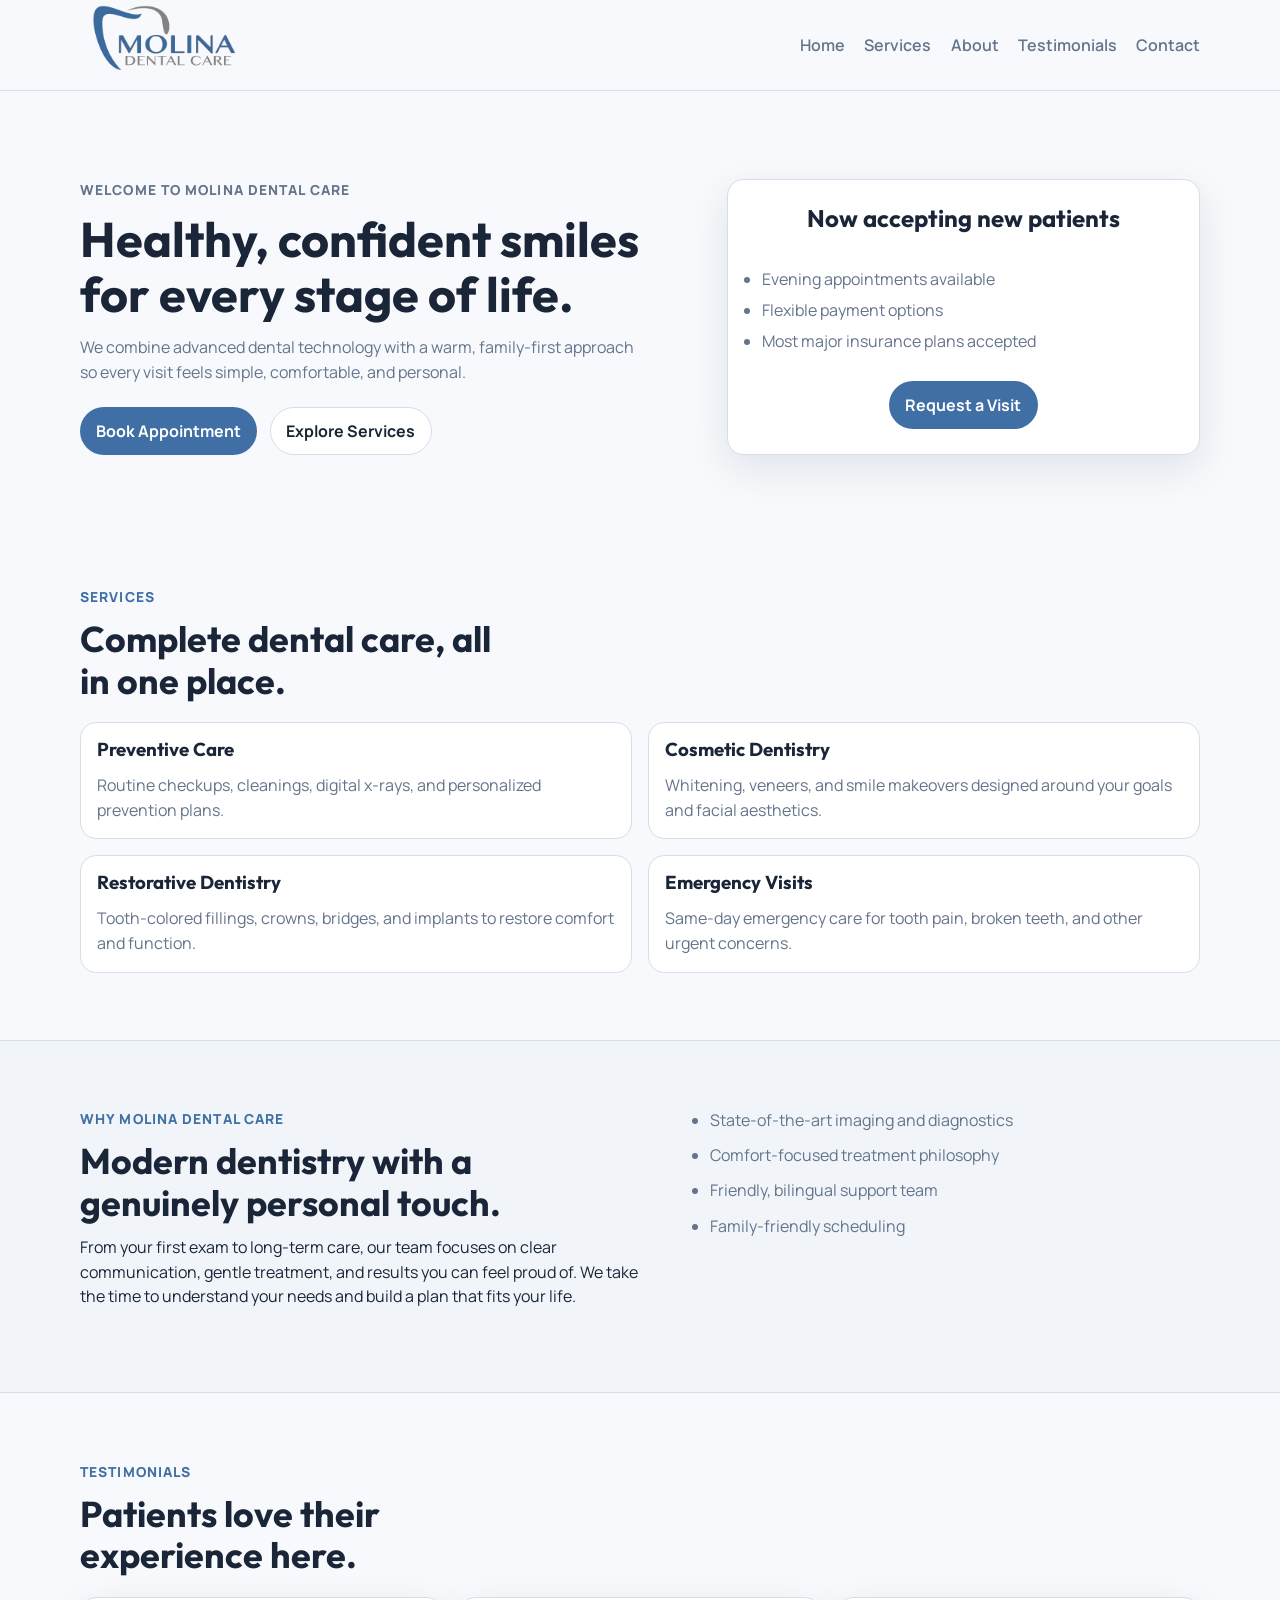
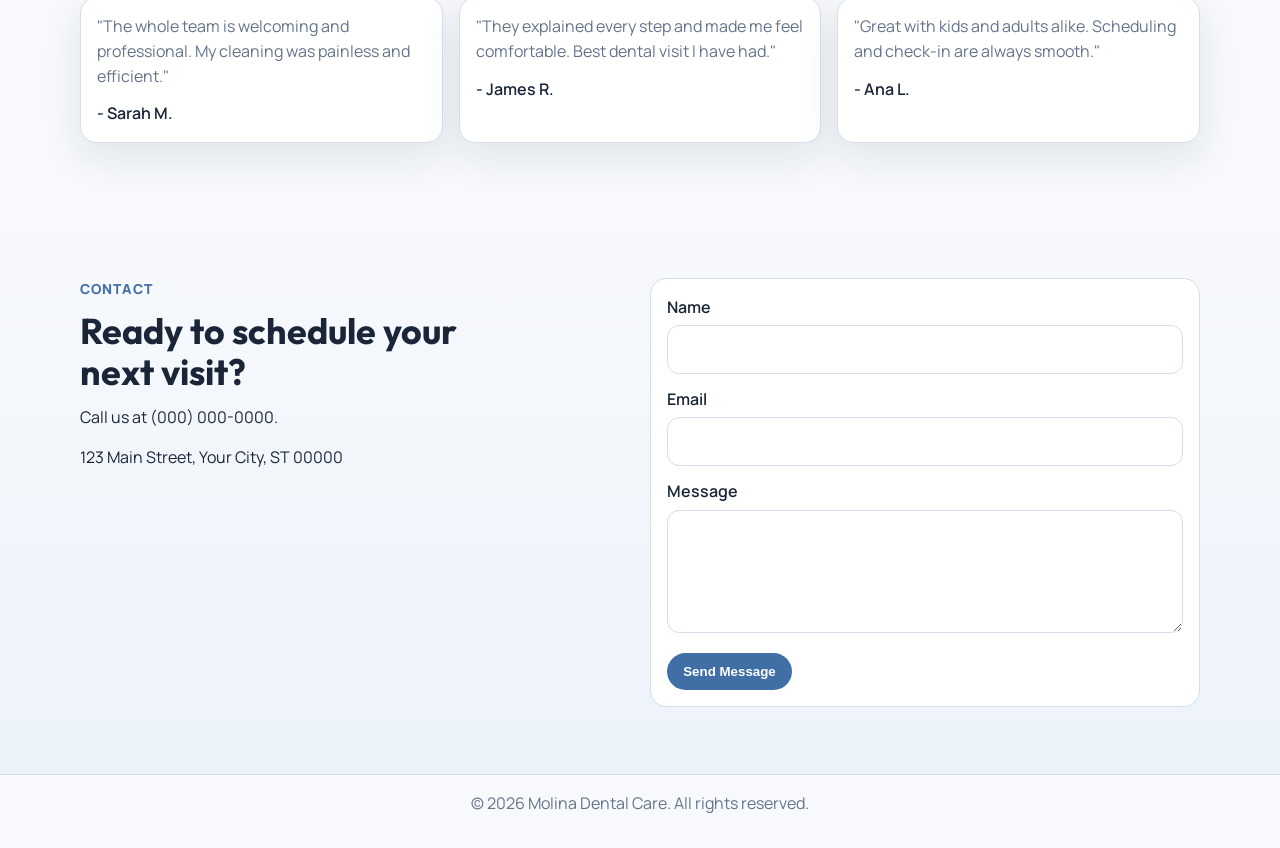
<file: index.html>
<!doctype html>
<html lang="en">
  <head>
    <meta charset="UTF-8" />
    <meta name="viewport" content="width=device-width, initial-scale=1.0" />
    <title>Molina Dental Care | Modern Family Dentistry</title>
    <link rel="icon" type="image/jpeg" href="./assets/favicon.png" />
    <meta
      name="description"
      content="Molina Dental Care provides modern, compassionate dental care for families, kids, and adults."
    />
    <link rel="preconnect" href="https://fonts.googleapis.com" />
    <link rel="preconnect" href="https://fonts.gstatic.com" crossorigin />
    <link
      href="https://fonts.googleapis.com/css2?family=Outfit:wght@400;500;600;700;800&family=Manrope:wght@400;500;600&display=swap"
      rel="stylesheet"
    />
    <link rel="stylesheet" href="./styles.css" />
  </head>
  <body>
    <header class="site-header">
      <div class="container nav-wrap">
        <a class="brand" href="#top" aria-label="Molina Dental Care Home">
          <img src="./assets/logo-cropped.png" alt="Molina Dental Care logo" />
        </a>
        <nav class="desktop-nav">
          <a href="#top">Home</a>
          <a href="./services/index.html">Services</a>
          <a href="#about">About</a>
          <a href="#testimonials">Testimonials</a>
          <a href="#contact">Contact</a>
        </nav>
        <button class="menu-toggle" aria-label="Open menu" aria-expanded="false">
          <span></span>
          <span></span>
          <span></span>
        </button>
      </div>
      <nav class="mobile-nav" aria-hidden="true">
        <a href="#top">Home</a>
        <a href="./services/index.html">Services</a>
        <a href="#about">About</a>
        <a href="#testimonials">Testimonials</a>
        <a href="#contact">Contact</a>
      </nav>
    </header>

    <main id="top">
      <section class="hero">
        <div class="container hero-grid">
          <div class="hero-copy">
            <p class="eyebrow">Welcome to Molina Dental Care</p>
            <h1>Healthy, confident smiles for every stage of life.</h1>
            <p>
              We combine advanced dental technology with a warm, family-first
              approach so every visit feels simple, comfortable, and personal.
            </p>
            <div class="hero-actions">
              <a class="btn btn-primary" href="#contact">Book Appointment</a>
              <a class="btn btn-secondary" href="#services">Explore Services</a>
            </div>
          </div>
          <div class="hero-card">
            <h2>Now accepting new patients</h2>
            <ul>
              <li>Evening appointments available</li>
              <li>Flexible payment options</li>
              <li>Most major insurance plans accepted</li>
            </ul>
            <a class="btn btn-primary" href="#contact">Request a Visit</a>
          </div>
        </div>
      </section>

      <section id="services" class="section">
        <div class="container">
          <p class="section-eyebrow">Services</p>
          <h2>Complete dental care, all in one place.</h2>
          <div class="service-grid">
            <article class="service-card">
              <h3>Preventive Care</h3>
              <p>
                Routine checkups, cleanings, digital x-rays, and personalized
                prevention plans.
              </p>
            </article>
            <article class="service-card">
              <h3>Cosmetic Dentistry</h3>
              <p>
                Whitening, veneers, and smile makeovers designed around your
                goals and facial aesthetics.
              </p>
            </article>
            <article class="service-card">
              <h3>Restorative Dentistry</h3>
              <p>
                Tooth-colored fillings, crowns, bridges, and implants to
                restore comfort and function.
              </p>
            </article>
            <article class="service-card">
              <h3>Emergency Visits</h3>
              <p>
                Same-day emergency care for tooth pain, broken teeth, and other
                urgent concerns.
              </p>
            </article>
          </div>
        </div>
      </section>

      <section id="about" class="section section-muted">
        <div class="container split">
          <div>
            <p class="section-eyebrow">Why Molina Dental Care</p>
            <h2>Modern dentistry with a genuinely personal touch.</h2>
            <p>
              From your first exam to long-term care, our team focuses on clear
              communication, gentle treatment, and results you can feel proud
              of. We take the time to understand your needs and build a plan
              that fits your life.
            </p>
          </div>
          <ul class="feature-list">
            <li>State-of-the-art imaging and diagnostics</li>
            <li>Comfort-focused treatment philosophy</li>
            <li>Friendly, bilingual support team</li>
            <li>Family-friendly scheduling</li>
          </ul>
        </div>
      </section>

      <section id="testimonials" class="section">
        <div class="container">
          <p class="section-eyebrow">Testimonials</p>
          <h2>Patients love their experience here.</h2>
          <div class="testimonial-grid">
            <blockquote>
              "The whole team is welcoming and professional. My cleaning was
              painless and efficient."
              <cite>- Sarah M.</cite>
            </blockquote>
            <blockquote>
              "They explained every step and made me feel comfortable. Best
              dental visit I have had."
              <cite>- James R.</cite>
            </blockquote>
            <blockquote>
              "Great with kids and adults alike. Scheduling and check-in are
              always smooth."
              <cite>- Ana L.</cite>
            </blockquote>
          </div>
        </div>
      </section>

      <section id="contact" class="section section-accent">
        <div class="container contact-wrap">
          <div>
            <p class="section-eyebrow">Contact</p>
            <h2>Ready to schedule your next visit?</h2>
            <p>Call us at <a href="tel:+10000000000">(000) 000-0000</a>.</p>
            <p>123 Main Street, Your City, ST 00000</p>
          </div>
          <form class="contact-form" action="#" method="post">
            <label>
              Name
              <input type="text" name="name" required />
            </label>
            <label>
              Email
              <input type="email" name="email" required />
            </label>
            <label>
              Message
              <textarea name="message" rows="4" required></textarea>
            </label>
            <button class="btn btn-primary" type="submit">Send Message</button>
          </form>
        </div>
      </section>
    </main>

    <footer class="site-footer">
      <div class="container footer-wrap">
        <p>&copy; <span id="year"></span> Molina Dental Care. All rights reserved.</p>
      </div>
    </footer>

    <script src="./script.js"></script>
  </body>
</html>
</file>
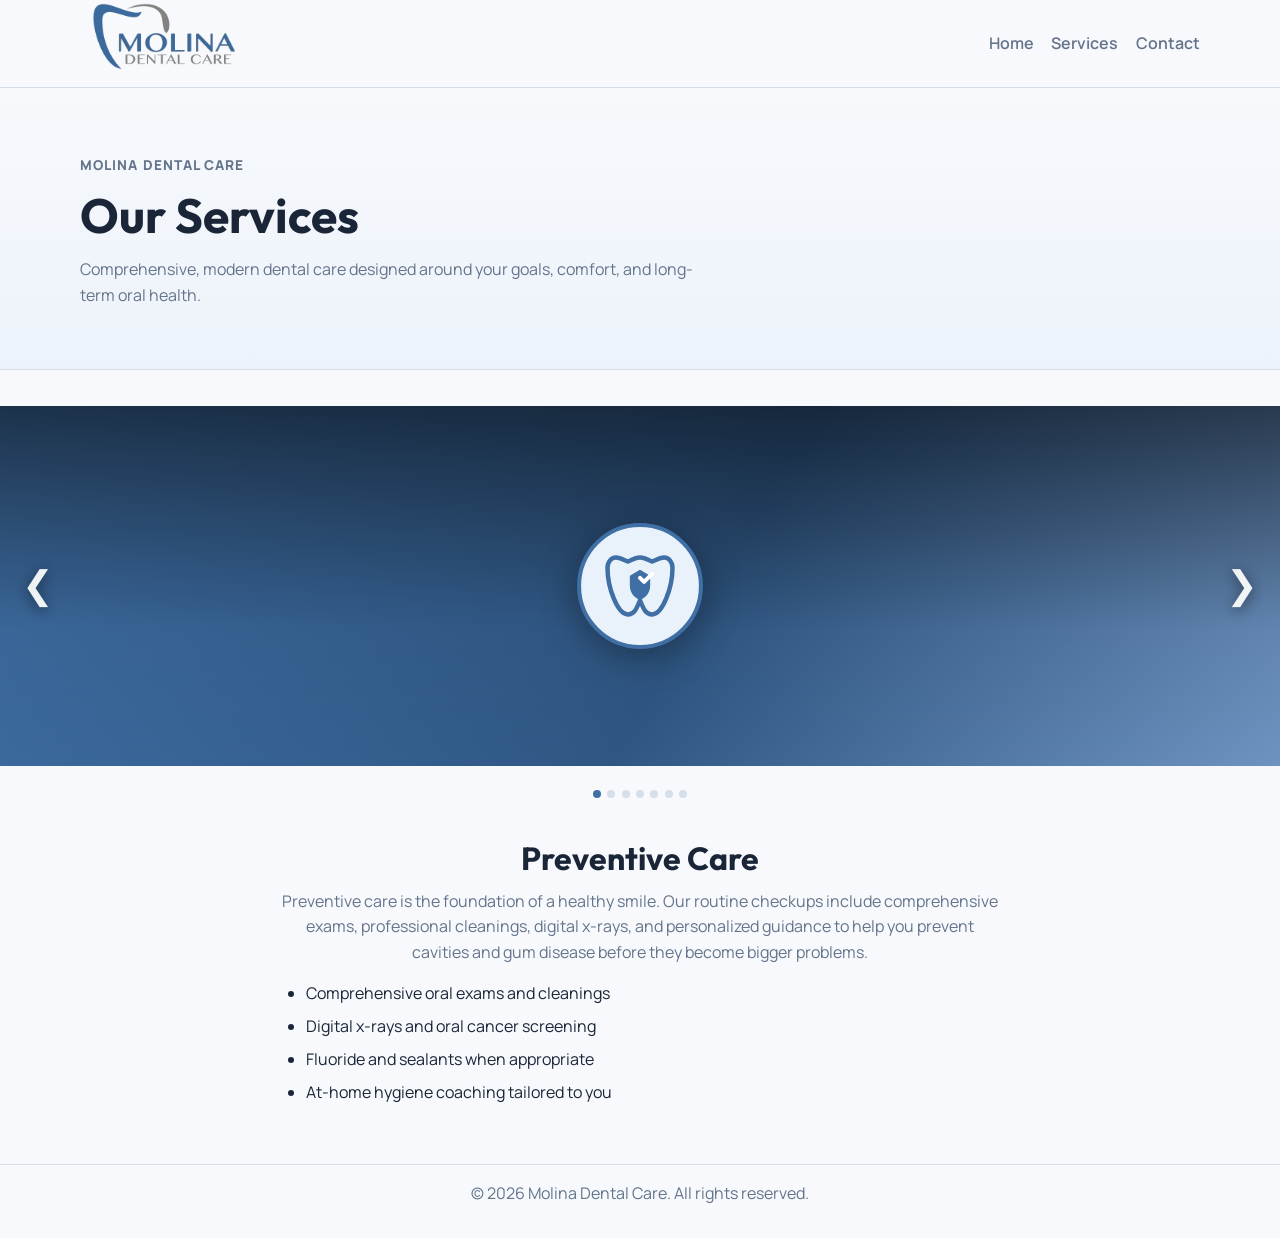
<file: services/index.html>
<!doctype html>
<html lang="en">
  <head>
    <meta charset="UTF-8" />
    <meta name="viewport" content="width=device-width, initial-scale=1.0" />
    <title>Services | Molina Dental Care</title>
    <meta
      name="description"
      content="Explore Molina Dental Care services including preventive, cosmetic, restorative, emergency, implants, and pediatric dentistry."
    />
    <link rel="icon" type="image/jpeg" href="../assets/favicon.jpg" />
    <link rel="preconnect" href="https://fonts.googleapis.com" />
    <link rel="preconnect" href="https://fonts.gstatic.com" crossorigin />
    <link
      href="https://fonts.googleapis.com/css2?family=Outfit:wght@500;600;700;800&family=Manrope:wght@400;500;600&display=swap"
      rel="stylesheet"
    />
    <link rel="stylesheet" href="./styles.css" />
  </head>
  <body>
    <header class="site-header">
      <div class="container nav-wrap">
        <a class="brand" href="../index.html" aria-label="Molina Dental Care Home">
          <img src="../assets/logo-cropped.png" alt="Molina Dental Care logo" />
        </a>
        <nav>
          <a href="../index.html">Home</a>
          <a href="#services">Services</a>
          <a href="../index.html#contact">Contact</a>
        </nav>
      </div>
    </header>

    <main>
      <section class="hero">
        <div class="container">
          <p class="eyebrow">Molina Dental Care</p>
          <h1>Our Services</h1>
          <p>
            Comprehensive, modern dental care designed around your goals, comfort,
            and long-term oral health.
          </p>
        </div>
      </section>

      <section id="services" class="services-section">
        <div class="services-carousel" data-carousel>
            <button type="button" class="carousel-arrow carousel-arrow--prev" data-prev aria-label="Previous service">
              &#10094;
            </button>
            <button type="button" class="carousel-arrow carousel-arrow--next" data-next aria-label="Next service">
              &#10095;
            </button>
            <article class="service-card carousel-slide is-active" data-slide id="preventive-care">
              <div class="service-media service-media--preventive">
                <img class="service-icon-overlay" src="../assets/icons/preventive.svg" alt="" aria-hidden="true" />
              </div>
              <div class="container service-copy">
                <div class="service-header-slot"></div>
                <h2 class="service-title">Preventive Care</h2>
                <p>
                  Preventive care is the foundation of a healthy smile. Our routine
                  checkups include comprehensive exams, professional cleanings, digital
                  x-rays, and personalized guidance to help you prevent cavities and gum
                  disease before they become bigger problems.
                </p>
                <ul>
                  <li>Comprehensive oral exams and cleanings</li>
                  <li>Digital x-rays and oral cancer screening</li>
                  <li>Fluoride and sealants when appropriate</li>
                  <li>At-home hygiene coaching tailored to you</li>
                </ul>
              </div>
            </article>

            <article class="service-card carousel-slide" data-slide id="cosmetic-dentistry">
              <div class="service-media service-media--cosmetic">
                <img class="service-icon-overlay" src="../assets/icons/cosmetic.svg" alt="" aria-hidden="true" />
              </div>
              <div class="container service-copy">
                <div class="service-header-slot"></div>
                <h2 class="service-title">Cosmetic Dentistry</h2>
                <p>
                  If you want to improve the look of your smile, we offer cosmetic
                  solutions that balance natural aesthetics with long-term function.
                  Every treatment plan is customized to your face, bite, and preferences.
                </p>
                <ul>
                  <li>Professional teeth whitening</li>
                  <li>Porcelain veneers and bonding</li>
                  <li>Smile design consultations</li>
                  <li>Subtle enhancements with natural results</li>
                </ul>
              </div>
            </article>

            <article class="service-card carousel-slide" data-slide id="restorative-dentistry">
              <div class="service-media service-media--restorative">
                <img class="service-icon-overlay" src="../assets/icons/restorative.svg" alt="" aria-hidden="true" />
              </div>
              <div class="container service-copy">
                <div class="service-header-slot"></div>
                <h2 class="service-title">Restorative Dentistry</h2>
                <p>
                  When teeth are damaged, decayed, or missing, restorative treatment can
                  bring your smile back to full strength. We focus on durable,
                  tooth-colored materials and precise fit for comfort and confidence.
                </p>
                <ul>
                  <li>Tooth-colored fillings</li>
                  <li>Crowns and bridges</li>
                  <li>Dentures and partial dentures</li>
                  <li>Treatment planning for bite stability</li>
                </ul>
              </div>
            </article>

            <article class="service-card carousel-slide" data-slide id="emergency-visits">
              <div class="service-media service-media--emergency">
                <img class="service-icon-overlay" src="../assets/icons/emergency.svg" alt="" aria-hidden="true" />
              </div>
              <div class="container service-copy">
                <div class="service-header-slot"></div>
                <h2 class="service-title">Emergency Visits</h2>
                <p>
                  Dental emergencies can happen suddenly. Whether you have severe pain, a
                  broken tooth, swelling, or trauma, we provide prompt evaluation and
                  relief-focused treatment to protect your oral health.
                </p>
                <ul>
                  <li>Same-day emergency appointments when available</li>
                  <li>Tooth pain and infection management</li>
                  <li>Broken, chipped, or knocked-out tooth care</li>
                  <li>Clear next steps for recovery and follow-up</li>
                </ul>
              </div>
            </article>

            <article class="service-card carousel-slide" data-slide id="dental-implants">
              <div class="service-media service-media--implants">
                <img class="service-icon-overlay" src="../assets/icons/implants.svg" alt="" aria-hidden="true" />
              </div>
              <div class="container service-copy">
                <div class="service-header-slot"></div>
                <h2 class="service-title">Dental Implants</h2>
                <p>
                  Implants are a stable, long-lasting solution for replacing missing
                  teeth. We coordinate a step-by-step process from planning and placement
                  to final restoration so your result feels secure and natural.
                </p>
                <ul>
                  <li>Implant consultation and digital planning</li>
                  <li>Single-tooth and multi-tooth replacement options</li>
                  <li>Implant-supported crowns and bridges</li>
                  <li>Guidance on healing, maintenance, and long-term care</li>
                </ul>
              </div>
            </article>

            <article class="service-card carousel-slide" data-slide id="pediatric-dentistry">
              <div class="service-media service-media--pediatrics">
                <img class="service-icon-overlay" src="../assets/icons/pediatrics.svg" alt="" aria-hidden="true" />
              </div>
              <div class="container service-copy">
                <div class="service-header-slot"></div>
                <h2 class="service-title">Pediatric Dentistry</h2>
                <p>
                  We provide gentle, family-friendly care for children and teens in a
                  calm environment that builds trust. Our goal is to help young patients
                  develop healthy habits and positive dental experiences early on.
                </p>
                <ul>
                  <li>Kid-friendly preventive exams and cleanings</li>
                  <li>Growth and development monitoring</li>
                  <li>Education for children and parents</li>
                  <li>Comfort-focused visits for anxious patients</li>
                </ul>
              </div>
            </article>

            <article class="service-card carousel-slide" data-slide id="orthodontics">
              <div class="service-media service-media--orthodontics">
                <img class="service-icon-overlay" src="../assets/icons/orthodontics.svg" alt="" aria-hidden="true" />
              </div>
              <div class="container service-copy">
                <div class="service-header-slot"></div>
                <h2 class="service-title">Orthodontics</h2>
                <p>
                  Orthodontic treatment can improve alignment, bite function, and smile
                  confidence at any age. We offer guidance for both traditional braces
                  and clear aligner options like Invisalign based on your goals and case.
                </p>
                <ul>
                  <li>Orthodontic consultations and bite evaluation</li>
                  <li>Traditional braces referral/co-management options</li>
                  <li>Clear aligner planning for discreet treatment</li>
                  <li>Retention and follow-up to protect your results</li>
                </ul>
              </div>
            </article>
        </div>
        <div class="container carousel-controls" id="carousel-controls">
            <div class="carousel-dots" data-dots></div>
        </div>
      </section>
    </main>

    <footer class="site-footer">
      <div class="container">
        <p>&copy; <span id="year"></span> Molina Dental Care. All rights reserved.</p>
      </div>
    </footer>

    <script src="./script.js"></script>
  </body>
</html>
</file>
<file: styles.css>
:root {
  --bg: #f7f9fc;
  --surface: #ffffff;
  --text: #1a2638;
  --muted: #64748b;
  --primary: #3f6fa5;
  --primary-dark: #2f5784;
  --accent: #8a8a8a;
  --line: #d6dee8;
  --radius: 16px;
  --shadow: 0 14px 38px rgba(20, 36, 61, 0.1);
}

* {
  box-sizing: border-box;
}

html {
  scroll-behavior: smooth;
}

body {
  margin: 0;
  font-family: "Manrope", sans-serif;
  color: var(--text);
  background: var(--bg);
  line-height: 1.55;
}

h1,
h2,
h3 {
  margin: 0 0 0.75rem;
  line-height: 1.15;
  font-family: "Outfit", sans-serif;
}

p {
  margin: 0 0 1rem;
}

a {
  color: inherit;
  text-decoration: none;
}

.container {
  width: min(1120px, 92vw);
  margin: 0 auto;
}

.site-header {
  position: sticky;
  top: 0;
  z-index: 30;
  background: rgba(247, 249, 252, 0.92);
  border-bottom: 1px solid var(--line);
  backdrop-filter: blur(8px);
}

.nav-wrap {
  display: flex;
  align-items: center;
  justify-content: space-between;
  height: 90px;
  min-height: 68px;
  gap: 1rem;
}

.brand {
  display: flex;
  align-items: center;
  height: 68px;
}

.brand img {
  width: 162px;
  max-width: 30.6vw;
  display: block;
  height: auto;
}

.desktop-nav {
  display: flex;
  gap: 1.2rem;
}

.desktop-nav a {
  color: var(--muted);
  font-weight: 600;
}

.desktop-nav a:hover {
  color: var(--primary);
}

.menu-toggle {
  display: none;
  border: 0;
  background: transparent;
  padding: 0.2rem;
  cursor: pointer;
}

.menu-toggle span {
  display: block;
  width: 24px;
  height: 2px;
  margin: 5px 0;
  border-radius: 4px;
  background: var(--text);
}

.mobile-nav {
  display: none;
  flex-direction: column;
  gap: 0.7rem;
  padding: 0 4vw 1rem;
}

.mobile-nav a {
  color: var(--muted);
  font-weight: 600;
}

.hero {
  padding: 5.5rem 0 4rem;
}

.hero-grid {
  display: grid;
  grid-template-columns: 1.3fr 1fr;
  gap: 2rem;
  align-items: stretch;
}

.eyebrow,
.section-eyebrow {
  font-size: 0.86rem;
  letter-spacing: 0.08em;
  text-transform: uppercase;
  font-weight: 800;
  color: var(--primary);
  margin-bottom: 0.7rem;
}

.hero h1 {
  font-size: clamp(2rem, 3.8vw, 3.35rem);
  max-width: 18ch;
}

.hero-copy p {
  color: var(--muted);
  max-width: 56ch;
}

.hero-actions {
  display: flex;
  flex-wrap: wrap;
  gap: 0.8rem;
  margin-top: 1.4rem;
}

.btn {
  display: inline-flex;
  align-items: center;
  justify-content: center;
  border-radius: 999px;
  padding: 0.64rem 0.95rem;
  font-weight: 700;
  border: 1px solid transparent;
}

.btn-primary {
  color: #fff;
  background: var(--primary);
}

.btn-primary:hover {
  background: var(--primary-dark);
}

.btn-secondary {
  border-color: var(--line);
  color: var(--text);
  background: var(--surface);
}

.hero-card {
  background: var(--surface);
  border: 1px solid var(--line);
  border-radius: var(--radius);
  box-shadow: var(--shadow);
  padding: 1.3rem;
  display: flex;
  flex-direction: column;
  justify-content: center;
  align-items: center;
  text-align: center;
}

.hero-card ul {
  margin: 1rem 0 1.3rem;
  padding-left: 1.1rem;
  list-style-position: outside;
  text-align: left;
  align-self: stretch;
  margin-left: -0.3rem;
  color: var(--muted);
}

.hero-card li {
  margin: 0.4rem 0;
}

.section {
  padding: 4.2rem 0;
}

.section h2 {
  font-size: clamp(1.6rem, 2.8vw, 2.4rem);
  max-width: 18ch;
}

.service-grid {
  margin-top: 1.35rem;
  display: grid;
  grid-template-columns: repeat(2, minmax(0, 1fr));
  gap: 1rem;
}

.service-card {
  border: 1px solid var(--line);
  border-radius: var(--radius);
  background: var(--surface);
  padding: 1rem;
}

.service-card h3 {
  margin-top: 0;
}

.service-card p {
  color: var(--muted);
  margin: 0;
}

.section-muted {
  background: #f1f5fa;
  border-top: 1px solid var(--line);
  border-bottom: 1px solid var(--line);
}

.split {
  display: grid;
  grid-template-columns: 1.15fr 1fr;
  gap: 2rem;
  align-items: start;
}

.feature-list {
  margin: 0;
  padding-left: 1rem;
  color: var(--muted);
}

.feature-list li {
  margin-bottom: 0.65rem;
}

.testimonial-grid {
  margin-top: 1.35rem;
  display: grid;
  grid-template-columns: repeat(3, minmax(0, 1fr));
  gap: 1rem;
}

blockquote {
  margin: 0;
  border: 1px solid var(--line);
  background: var(--surface);
  border-radius: var(--radius);
  padding: 1rem;
  box-shadow: var(--shadow);
  color: var(--muted);
}

cite {
  display: block;
  margin-top: 0.8rem;
  color: var(--text);
  font-style: normal;
  font-weight: 600;
}

.section-accent {
  background: linear-gradient(180deg, #f7f9fc 0%, #edf3fb 100%);
}

.contact-wrap {
  display: grid;
  grid-template-columns: 1fr 1fr;
  gap: 1.25rem;
  align-items: start;
}

.contact-form {
  background: var(--surface);
  border: 1px solid var(--line);
  border-radius: var(--radius);
  padding: 1rem;
}

.contact-form label {
  display: block;
  font-weight: 600;
  margin-bottom: 0.8rem;
}

input,
textarea {
  width: 100%;
  margin-top: 0.35rem;
  border: 1px solid var(--line);
  border-radius: 12px;
  padding: 0.7rem 0.75rem;
  font: inherit;
}

.site-footer {
  border-top: 1px solid var(--line);
  padding: 1rem 0;
  color: var(--muted);
  text-align: center;
}

@media (max-width: 900px) {
  .hero-grid,
  .split,
  .contact-wrap,
  .testimonial-grid {
    grid-template-columns: 1fr;
  }

  .service-grid {
    grid-template-columns: 1fr;
  }
}

@media (max-width: 760px) {
  .desktop-nav {
    display: none;
  }

  .menu-toggle {
    display: inline-block;
  }

  .mobile-nav.open {
    display: flex;
  }

  .hero {
    padding-top: 4.2rem;
  }
}
</file>
<file: services/styles.css>
:root {
  --bg: #f7f9fc;
  --surface: #ffffff;
  --text: #1a2638;
  --muted: #64748b;
  --primary: #3f6fa5;
  --primary-dark: #2f5784;
  --line: #d6dee8;
  --radius: 16px;
  --shadow: 0 14px 38px rgba(20, 36, 61, 0.1);
}

* {
  box-sizing: border-box;
}

body {
  margin: 0;
  background: var(--bg);
  color: var(--text);
  font-family: "Manrope", sans-serif;
  line-height: 1.6;
}

h1,
h2 {
  font-family: "Outfit", sans-serif;
  line-height: 1.2;
  margin: 0 0 0.8rem;
}

p {
  margin: 0 0 1rem;
}

a {
  color: inherit;
  text-decoration: none;
}

.container {
  width: min(1120px, 92vw);
  margin: 0 auto;
}

.site-header {
  position: sticky;
  top: 0;
  z-index: 30;
  background: rgba(247, 249, 252, 0.92);
  border-bottom: 1px solid var(--line);
  backdrop-filter: blur(8px);
}

.nav-wrap {
  min-height: 72px;
  display: flex;
  align-items: center;
  justify-content: space-between;
  gap: 1rem;
}

.brand img {
  width: 162px;
  max-width: 30.6vw;
  display: block;
}

nav {
  display: flex;
  align-items: center;
  gap: 1.1rem;
}

nav a {
  font-weight: 600;
  color: var(--muted);
}

nav a:hover {
  color: var(--primary);
}

.hero {
  padding: 4.2rem 0 2.8rem;
  border-bottom: 1px solid var(--line);
  background: linear-gradient(180deg, #f7f9fc 0%, #edf3fb 100%);
}

.eyebrow {
  text-transform: uppercase;
  letter-spacing: 0.08em;
  font-size: 0.85rem;
  font-weight: 800;
  color: var(--primary);
  margin-bottom: 0.65rem;
}

.hero h1 {
  font-size: clamp(2rem, 4vw, 3rem);
}

.hero p {
  max-width: 62ch;
  color: var(--muted);
}

.services-section {
  padding: 2.2rem 0 3.2rem;
}

.services-carousel {
  width: 100%;
  position: relative;
}

.service-card {
  background: transparent;
  border: 0;
  border-radius: 0;
  padding: 0;
  box-shadow: none;
}

.service-card h2 {
  font-size: clamp(1.5rem, 3.4vw, 2rem);
  margin: 0 0 0.7rem;
}

.service-title {
  margin: 0.2rem 0 0.7rem;
}

.carousel-slide {
  display: none;
}

.carousel-slide.is-active {
  display: block;
  animation: fadeIn 0.4s ease;
}

.service-media {
  width: 100%;
  min-height: clamp(210px, 38vw, 360px);
  position: relative;
  overflow: hidden;
  display: grid;
  place-items: center;
  background-size: cover;
  background-position: center;
}

.service-media::before {
  content: "";
  position: absolute;
  inset: 0;
  background: linear-gradient(180deg, rgba(0, 0, 0, 0.55) 0%, rgba(0, 0, 0, 0.05) 62%, rgba(0, 0, 0, 0) 100%);
}

.service-media--preventive {
  background-image: linear-gradient(120deg, #3f6fa5 0%, #2f5784 55%, #6e93c0 100%);
}

.service-media--cosmetic {
  background-image: linear-gradient(120deg, #5e7fa7 0%, #48678d 50%, #8da6c2 100%);
}

.service-media--restorative {
  background-image: linear-gradient(120deg, #45668f 0%, #2f5784 50%, #7a97ba 100%);
}

.service-media--emergency {
  background-image: linear-gradient(120deg, #3a567b 0%, #304e73 50%, #6d88a7 100%);
}

.service-media--implants {
  background-image: linear-gradient(120deg, #516c92 0%, #3b5b82 48%, #90a6c0 100%);
}

.service-media--pediatrics {
  background-image: linear-gradient(120deg, #5878a2 0%, #3f6fa5 45%, #8fb1d5 100%);
}

.service-media--orthodontics {
  background-image: linear-gradient(120deg, #4f709b 0%, #3f6fa5 48%, #9ab3ce 100%);
}

.service-icon-overlay {
  width: clamp(94px, 13vw, 130px);
  height: clamp(94px, 13vw, 130px);
  display: block;
  position: relative;
  z-index: 1;
  filter: drop-shadow(0 8px 18px rgba(0, 0, 0, 0.35));
}

.service-copy {
  padding-top: 1.5rem;
  text-align: center;
}

.service-header-slot {
  min-height: 2.4rem;
  margin-bottom: 0.7rem;
}

.service-card p {
  color: var(--muted);
  max-width: 72ch;
  margin: 0 auto 1rem;
}

.service-card ul {
  margin: 0.8rem auto 0;
  max-width: 44rem;
  padding-left: 1.15rem;
  text-align: left;
}

.service-card li {
  margin: 0.45rem 0;
}

.carousel-controls {
  display: flex;
  align-items: center;
  justify-content: center;
  width: 100%;
}

.carousel-arrow {
  position: absolute;
  top: clamp(105px, 19vw, 180px);
  transform: translateY(-50%);
  border: 0;
  background: transparent;
  color: #fff;
  font-size: clamp(1.9rem, 3vw, 2.5rem);
  line-height: 1;
  padding: 0.15rem 0.35rem;
  cursor: pointer;
  z-index: 4;
  text-shadow: 0 3px 14px rgba(0, 0, 0, 0.55);
  opacity: 0.92;
}

.carousel-arrow:hover {
  opacity: 1;
}

.carousel-arrow--prev {
  left: 1rem;
}

.carousel-arrow--next {
  right: 1rem;
}

.carousel-dots {
  display: flex;
  gap: 0.4rem;
  align-items: center;
  justify-content: center;
}

.carousel-dot {
  width: 8px;
  height: 8px;
  border: 0;
  border-radius: 50%;
  background: var(--line);
  cursor: pointer;
  padding: 0;
}

.carousel-dot.is-active {
  background: var(--primary);
}

@keyframes fadeIn {
  from {
    opacity: 0;
    transform: translateY(6px);
  }
  to {
    opacity: 1;
    transform: translateY(0);
  }
}

.site-footer {
  border-top: 1px solid var(--line);
  padding: 1rem 0;
  color: var(--muted);
  text-align: center;
}
</file>
